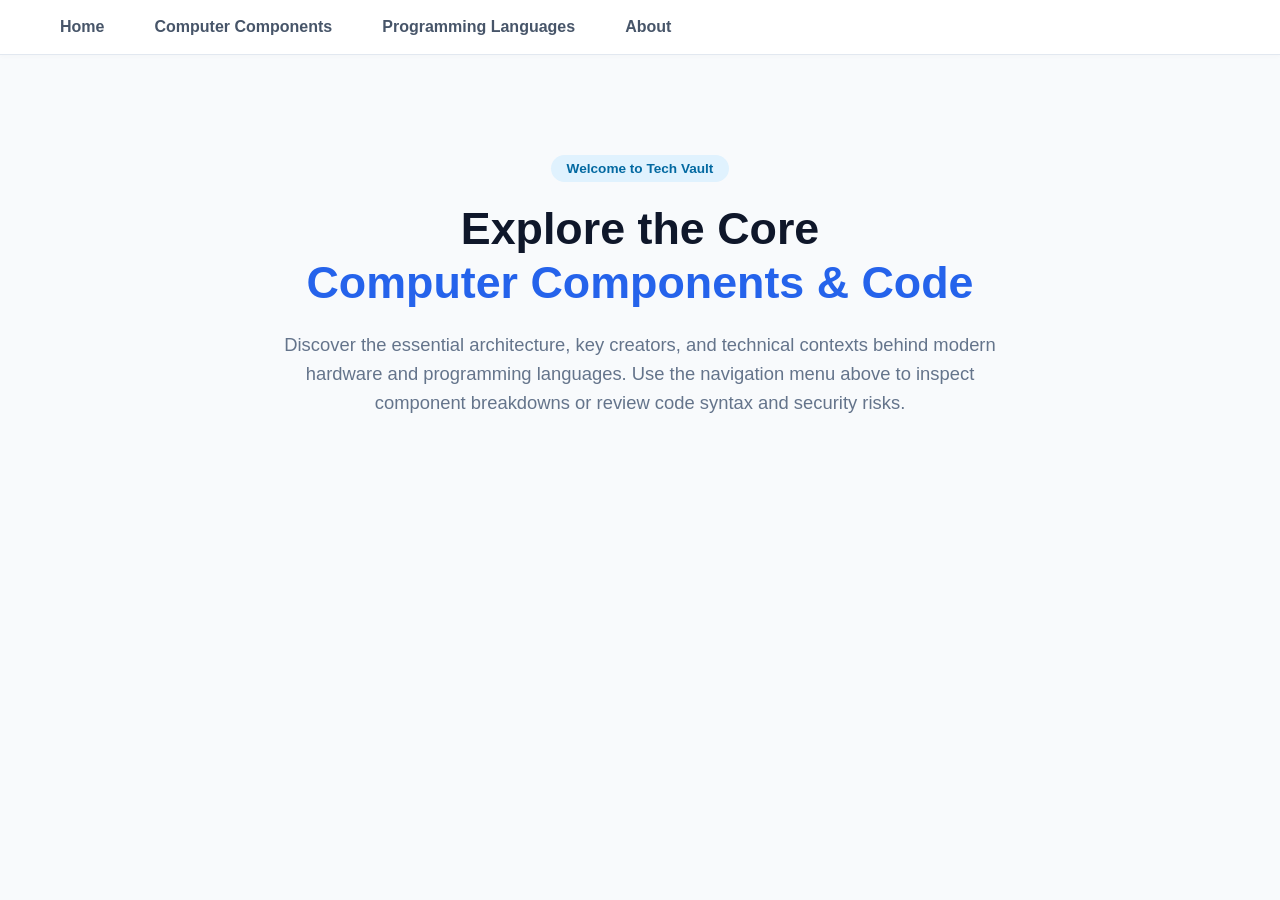
<file: index.html>
<!DOCTYPE html>
<html lang="en">
<head>
    <meta charset="UTF-8">
    <meta name="viewport" content="width=device-width, initial-scale=1.0">
    <title>Tech Vault | Computer Components & Code</title>
    <link rel="stylesheet" href="Design.css">
</head>
<body>

    <nav>
        <ul class="nav-links">
            <li><a href="index.html">Home</a></li>
            <li><a href="parts.html">Computer Components</a></li>
            <li><a href="languages.html">Programming Languages</a></li>
            <li><a href="about.html">About</a></li>
        </ul>
    </nav>

    <main class="hero">
        <div class="welcome-box">
            <span class="badge">Welcome to Tech Vault</span>
            <h1>Explore the Core <br><span class="highlight">Computer Components & Code</span></h1>
            <p>Discover the essential architecture, key creators, and technical contexts behind modern hardware and programming languages. Use the navigation menu above to inspect component breakdowns or review code syntax and security risks.</p>
        </div>
    </main>

</body>
</html>
</file>
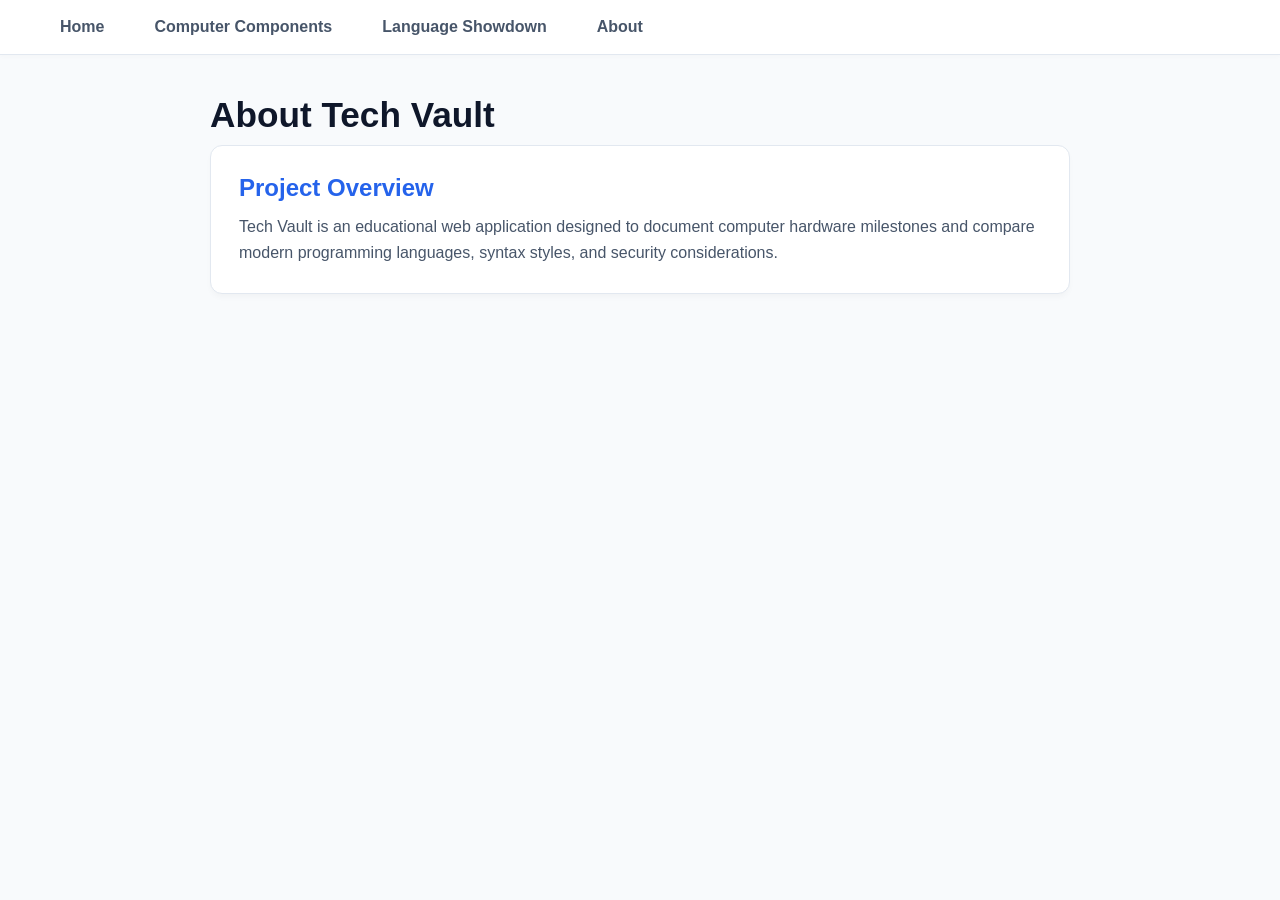
<file: about.html>
<!DOCTYPE html>
<html lang="en">
<head>
    <meta charset="UTF-8">
    <meta name="viewport" content="width=device-width, initial-scale=1.0">
    <title>About</title>
    <link rel="stylesheet" href="Design.css">
</head>
<body>

    <nav>
        <ul class="nav-links">
            <li><a href="index.html">Home</a></li>
            <li><a href="parts.html">Computer Components</a></li>
            <li><a href="languages.html">Language Showdown</a></li>
            <li><a href="about.html">About</a></li>
        </ul>
    </nav>

    <main class="container">
        <h1 class="page-title">About Tech Vault</h1>
        <div class="card">
            <h2>Project Overview</h2>
            <p>Tech Vault is an educational web application designed to document computer hardware milestones and compare modern programming languages, syntax styles, and security considerations.</p>
        </div>
    </main>

</body>
</html>
</file>
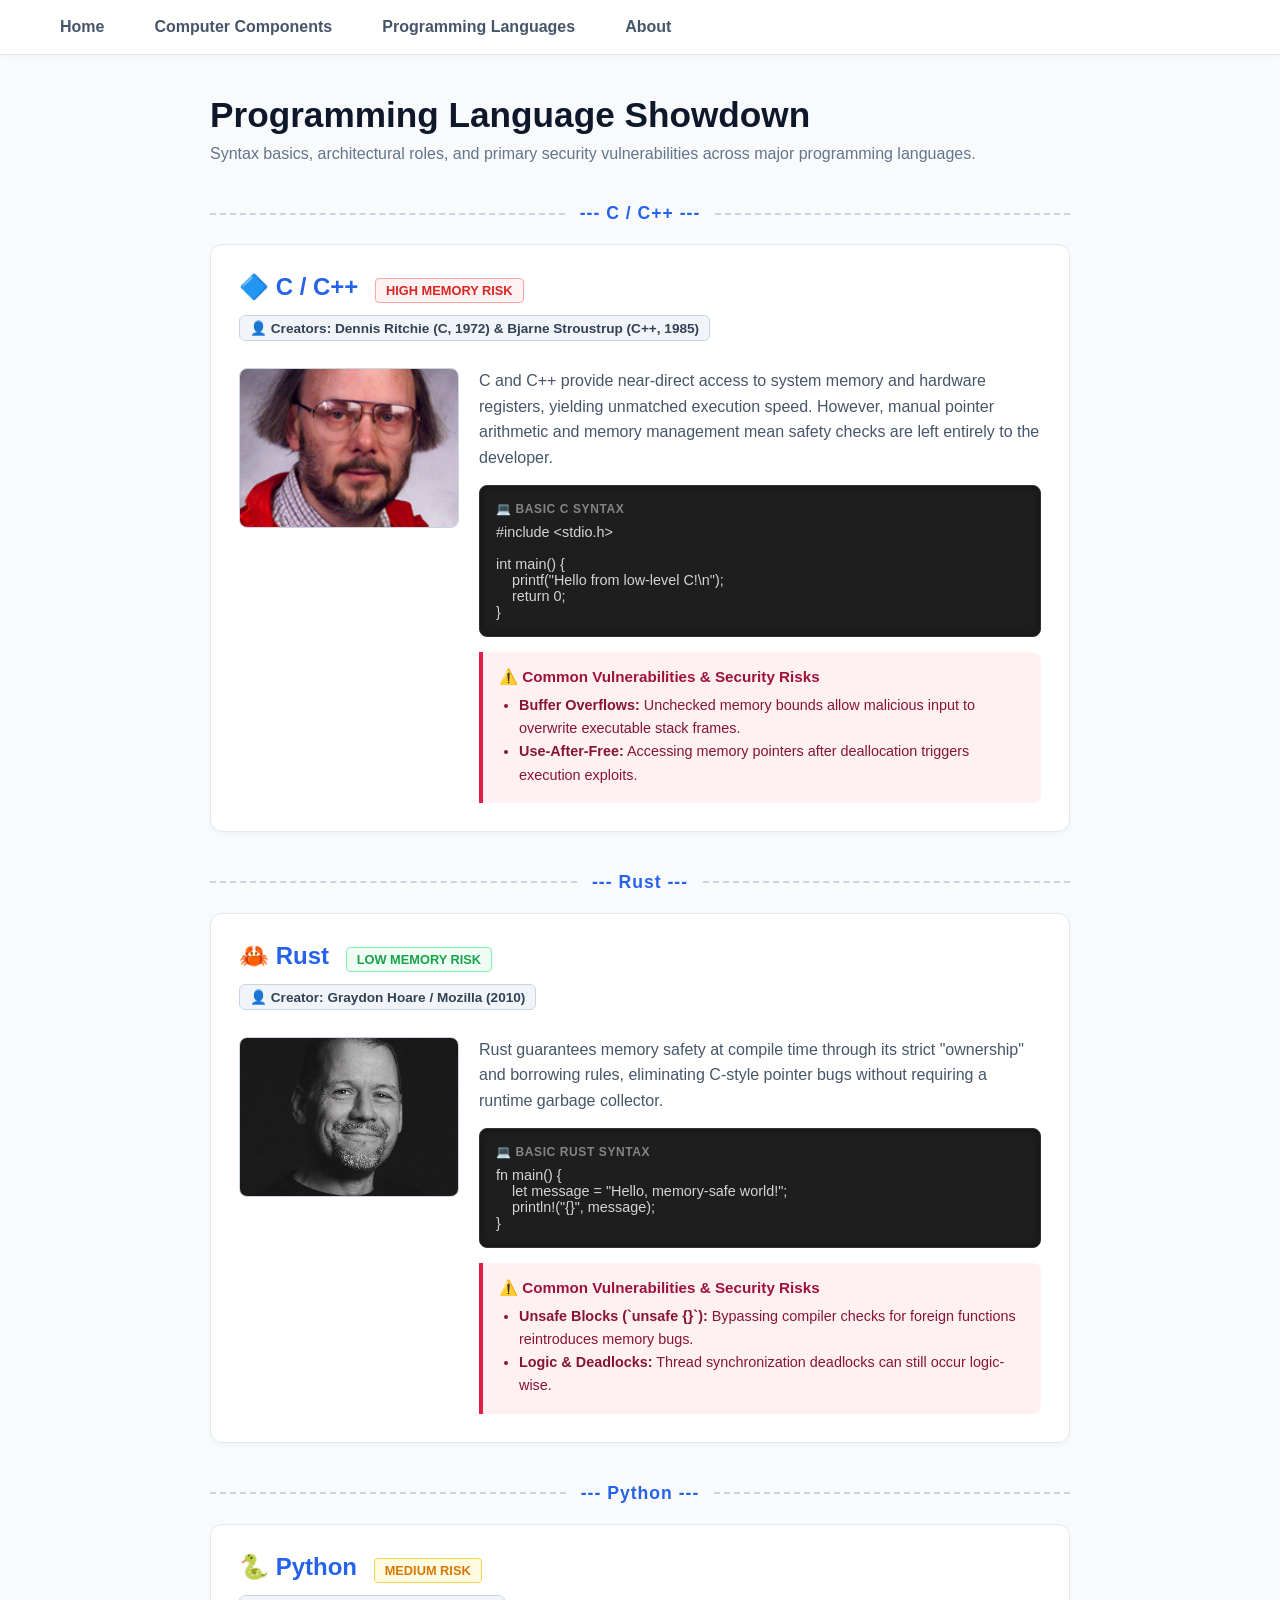
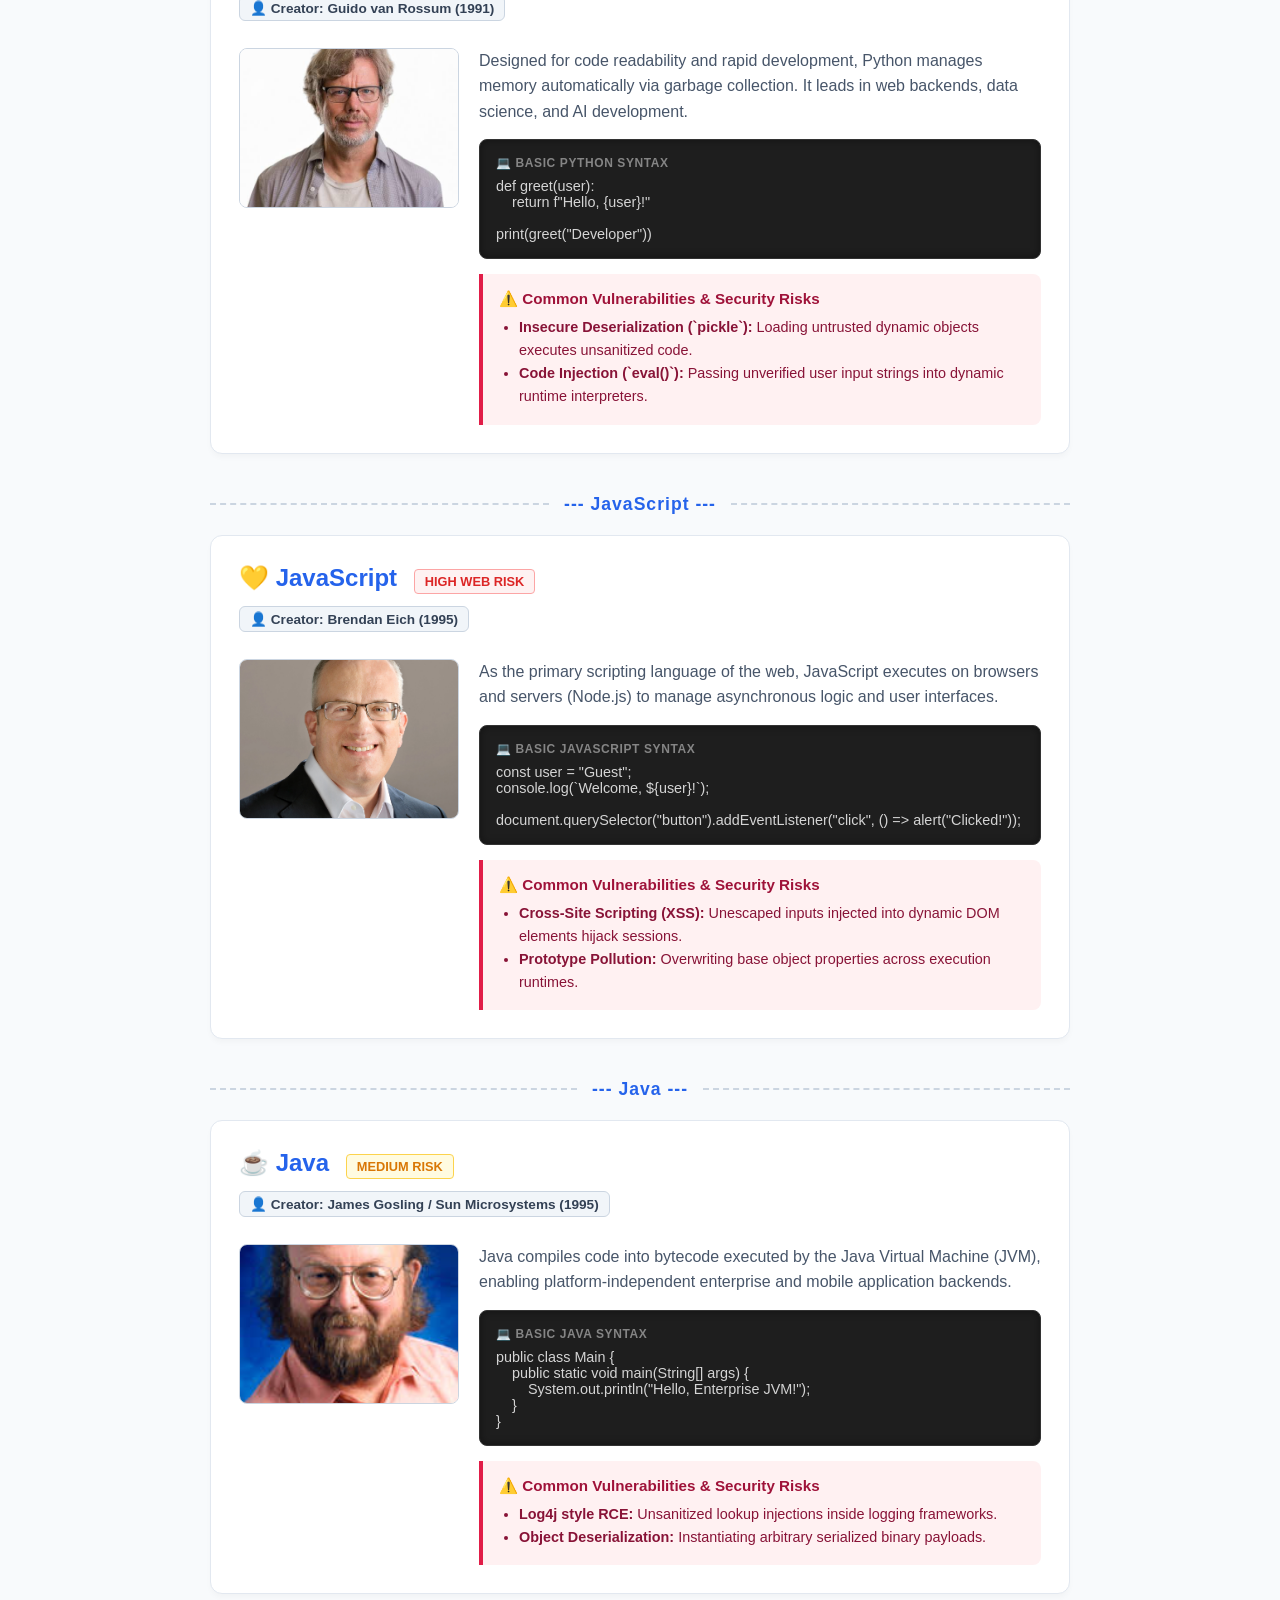
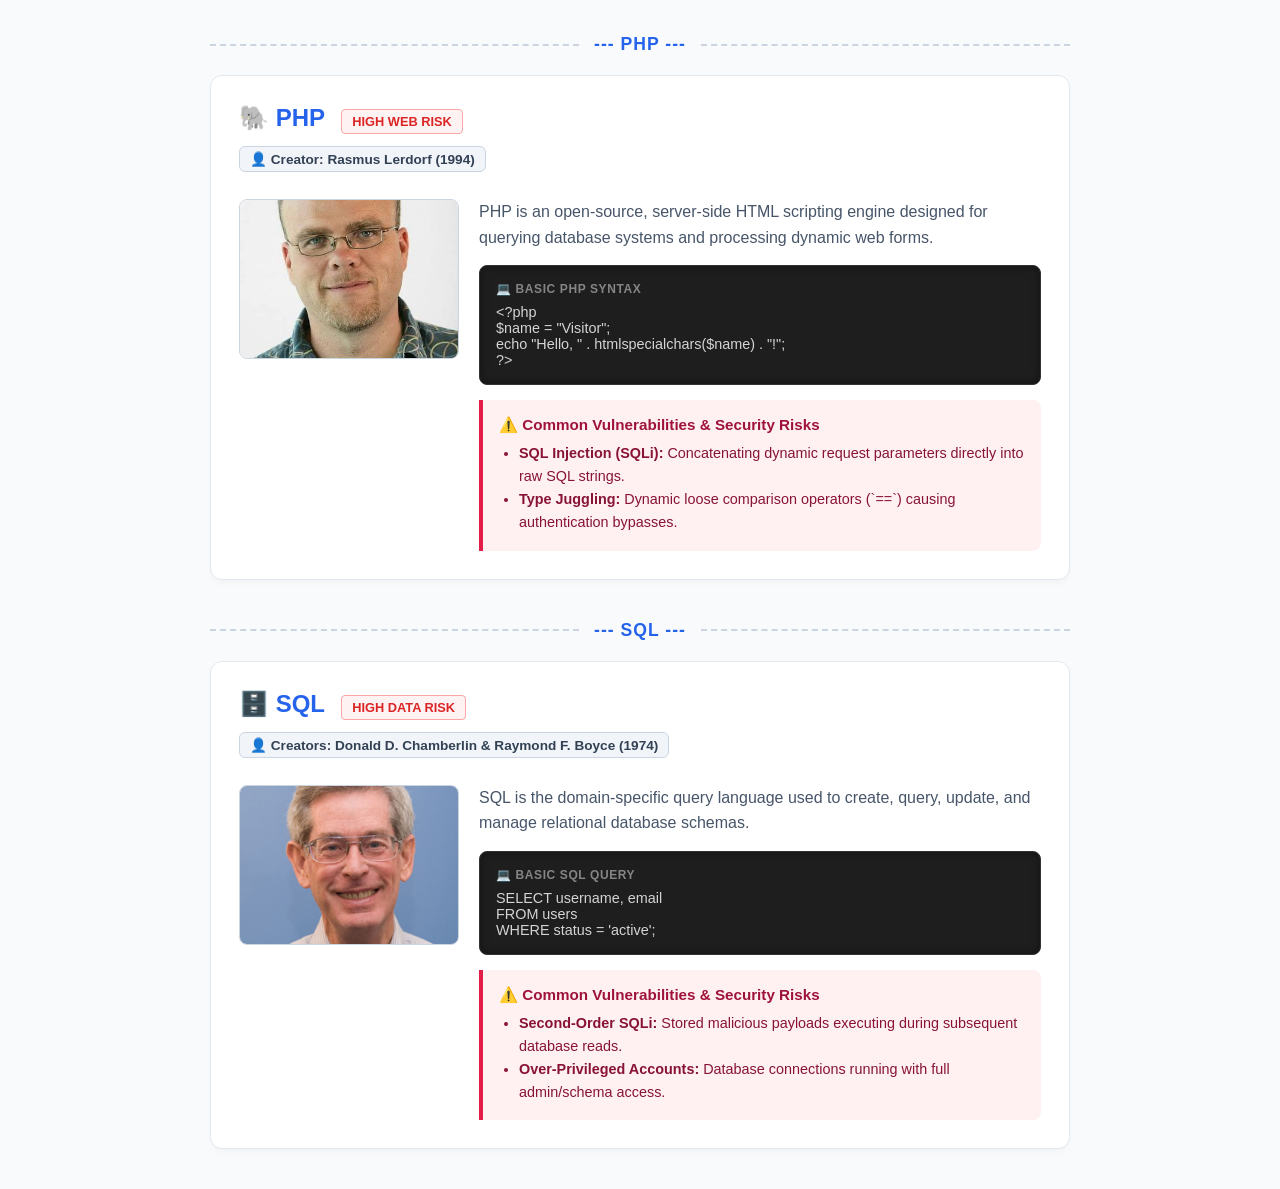
<file: languages.html>
<!DOCTYPE html>
<html lang="en">
<head>
    <meta charset="UTF-8">
    <meta name="viewport" content="width=device-width, initial-scale=1.0">
    <title>Programming Languages</title>
    <link rel="stylesheet" href="Design.css">
</head>
<body>

    <nav>
        <ul class="nav-links">
            <li><a href="index.html">Home</a></li>
            <li><a href="parts.html">Computer Components</a></li>
            <li><a href="languages.html">Programming Languages</a></li>
            <li><a href="about.html">About</a></li>
        </ul>
    </nav>

    <main class="container">
        <h1 class="page-title">Programming Language Showdown</h1>
        <p class="page-subtitle">Syntax basics, architectural roles, and primary security vulnerabilities across major programming languages.</p>

        <div class="section-divider"><span>--- C / C++ ---</span></div>
        <section id="c-cpp" class="card">
            <h2>🔷 C / C++ <span class="risk-badge risk-high">High Memory Risk</span></h2>
            <div class="creator-tag">👤 Creators: Dennis Ritchie (C, 1972) & Bjarne Stroustrup (C++, 1985)</div>
            
            <div class="card-body">
                <img src="images/c-language.jpg" alt="C Language" class="card-img">
                <div class="card-info">
                    <p>C and C++ provide near-direct access to system memory and hardware registers, yielding unmatched execution speed. However, manual pointer arithmetic and memory management mean safety checks are left entirely to the developer.</p>
                    
                    <div class="code-box">
                        <div class="code-title">💻 Basic C Syntax</div>
<pre><code>#include &lt;stdio.h&gt;

int main() {
    printf("Hello from low-level C!\n");
    return 0;
}</code></pre>
                    </div>

                    <div class="security-box">
                        <div class="security-title">⚠️ Common Vulnerabilities & Security Risks</div>
                        <ul class="vulnerability-list">
                            <li><strong>Buffer Overflows:</strong> Unchecked memory bounds allow malicious input to overwrite executable stack frames.</li>
                            <li><strong>Use-After-Free:</strong> Accessing memory pointers after deallocation triggers execution exploits.</li>
                        </ul>
                    </div>
                </div>
            </div>
        </section>

        <div class="section-divider"><span>--- Rust ---</span></div>
        <section id="rust" class="card">
            <h2>🦀 Rust <span class="risk-badge risk-low">Low Memory Risk</span></h2>
            <div class="creator-tag">👤 Creator: Graydon Hoare / Mozilla (2010)</div>
            
            <div class="card-body">
                <img src="images/rust.jpg" alt="Rust Language" class="card-img">
                <div class="card-info">
                    <p>Rust guarantees memory safety at compile time through its strict "ownership" and borrowing rules, eliminating C-style pointer bugs without requiring a runtime garbage collector.</p>
                    
                    <div class="code-box">
                        <div class="code-title">💻 Basic Rust Syntax</div>
<pre><code>fn main() {
    let message = "Hello, memory-safe world!";
    println!("{}", message);
}</code></pre>
                    </div>

                    <div class="security-box">
                        <div class="security-title">⚠️ Common Vulnerabilities & Security Risks</div>
                        <ul class="vulnerability-list">
                            <li><strong>Unsafe Blocks (`unsafe {}`):</strong> Bypassing compiler checks for foreign functions reintroduces memory bugs.</li>
                            <li><strong>Logic & Deadlocks:</strong> Thread synchronization deadlocks can still occur logic-wise.</li>
                        </ul>
                    </div>
                </div>
            </div>
        </section>

        <div class="section-divider"><span>--- Python ---</span></div>
        <section id="python" class="card">
            <h2>🐍 Python <span class="risk-badge risk-med">Medium Risk</span></h2>
            <div class="creator-tag">👤 Creator: Guido van Rossum (1991)</div>
            
            <div class="card-body">
                <img src="images/python.jpg" alt="Python Language" class="card-img">
                <div class="card-info">
                    <p>Designed for code readability and rapid development, Python manages memory automatically via garbage collection. It leads in web backends, data science, and AI development.</p>
                    
                    <div class="code-box">
                        <div class="code-title">💻 Basic Python Syntax</div>
<pre><code>def greet(user):
    return f"Hello, {user}!"

print(greet("Developer"))</code></pre>
                    </div>

                    <div class="security-box">
                        <div class="security-title">⚠️ Common Vulnerabilities & Security Risks</div>
                        <ul class="vulnerability-list">
                            <li><strong>Insecure Deserialization (`pickle`):</strong> Loading untrusted dynamic objects executes unsanitized code.</li>
                            <li><strong>Code Injection (`eval()`):</strong> Passing unverified user input strings into dynamic runtime interpreters.</li>
                        </ul>
                    </div>
                </div>
            </div>
        </section>

        <div class="section-divider"><span>--- JavaScript ---</span></div>
        <section id="javascript" class="card">
            <h2>💛 JavaScript <span class="risk-badge risk-high">High Web Risk</span></h2>
            <div class="creator-tag">👤 Creator: Brendan Eich (1995)</div>
            
            <div class="card-body">
                <img src="images/javascript.jpg" alt="JavaScript" class="card-img">
                <div class="card-info">
                    <p>As the primary scripting language of the web, JavaScript executes on browsers and servers (Node.js) to manage asynchronous logic and user interfaces.</p>
                    
                    <div class="code-box">
                        <div class="code-title">💻 Basic JavaScript Syntax</div>
<pre><code>const user = "Guest";
console.log(`Welcome, ${user}!`);

document.querySelector("button").addEventListener("click", () => alert("Clicked!"));</code></pre>
                    </div>

                    <div class="security-box">
                        <div class="security-title">⚠️ Common Vulnerabilities & Security Risks</div>
                        <ul class="vulnerability-list">
                            <li><strong>Cross-Site Scripting (XSS):</strong> Unescaped inputs injected into dynamic DOM elements hijack sessions.</li>
                            <li><strong>Prototype Pollution:</strong> Overwriting base object properties across execution runtimes.</li>
                        </ul>
                    </div>
                </div>
            </div>
        </section>

        <div class="section-divider"><span>--- Java ---</span></div>
        <section id="java" class="card">
            <h2>☕ Java <span class="risk-badge risk-med">Medium Risk</span></h2>
            <div class="creator-tag">👤 Creator: James Gosling / Sun Microsystems (1995)</div>
            
            <div class="card-body">
                <img src="images/java.jpg" alt="Java Language" class="card-img">
                <div class="card-info">
                    <p>Java compiles code into bytecode executed by the Java Virtual Machine (JVM), enabling platform-independent enterprise and mobile application backends.</p>
                    
                    <div class="code-box">
                        <div class="code-title">💻 Basic Java Syntax</div>
<pre><code>public class Main {
    public static void main(String[] args) {
        System.out.println("Hello, Enterprise JVM!");
    }
}</code></pre>
                    </div>

                    <div class="security-box">
                        <div class="security-title">⚠️ Common Vulnerabilities & Security Risks</div>
                        <ul class="vulnerability-list">
                            <li><strong>Log4j style RCE:</strong> Unsanitized lookup injections inside logging frameworks.</li>
                            <li><strong>Object Deserialization:</strong> Instantiating arbitrary serialized binary payloads.</li>
                        </ul>
                    </div>
                </div>
            </div>
        </section>

        <div class="section-divider"><span>--- PHP ---</span></div>
        <section id="php" class="card">
            <h2>🐘 PHP <span class="risk-badge risk-high">High Web Risk</span></h2>
            <div class="creator-tag">👤 Creator: Rasmus Lerdorf (1994)</div>
            
            <div class="card-body">
                <img src="images/php.jpg" alt="PHP Language" class="card-img">
                <div class="card-info">
                    <p>PHP is an open-source, server-side HTML scripting engine designed for querying database systems and processing dynamic web forms.</p>
                    
                    <div class="code-box">
                        <div class="code-title">💻 Basic PHP Syntax</div>
<pre><code>&lt;?php
$name = "Visitor";
echo "Hello, " . htmlspecialchars($name) . "!";
?&gt;</code></pre>
                    </div>

                    <div class="security-box">
                        <div class="security-title">⚠️ Common Vulnerabilities & Security Risks</div>
                        <ul class="vulnerability-list">
                            <li><strong>SQL Injection (SQLi):</strong> Concatenating dynamic request parameters directly into raw SQL strings.</li>
                            <li><strong>Type Juggling:</strong> Dynamic loose comparison operators (`==`) causing authentication bypasses.</li>
                        </ul>
                    </div>
                </div>
            </div>
        </section>

        <div class="section-divider"><span>--- SQL ---</span></div>
        <section id="sql" class="card">
            <h2>🗄️ SQL <span class="risk-badge risk-high">High Data Risk</span></h2>
            <div class="creator-tag">👤 Creators: Donald D. Chamberlin & Raymond F. Boyce (1974)</div>
            
            <div class="card-body">
                <img src="images/sql.jpg" alt="SQL Database" class="card-img">
                <div class="card-info">
                    <p>SQL is the domain-specific query language used to create, query, update, and manage relational database schemas.</p>
                    
                    <div class="code-box">
                        <div class="code-title">💻 Basic SQL Query</div>
<pre><code>SELECT username, email 
FROM users 
WHERE status = 'active';</code></pre>
                    </div>

                    <div class="security-box">
                        <div class="security-title">⚠️ Common Vulnerabilities & Security Risks</div>
                        <ul class="vulnerability-list">
                            <li><strong>Second-Order SQLi:</strong> Stored malicious payloads executing during subsequent database reads.</li>
                            <li><strong>Over-Privileged Accounts:</strong> Database connections running with full admin/schema access.</li>
                        </ul>
                    </div>
                </div>
            </div>
        </section>

    </main>

</body>
</html>
</file>
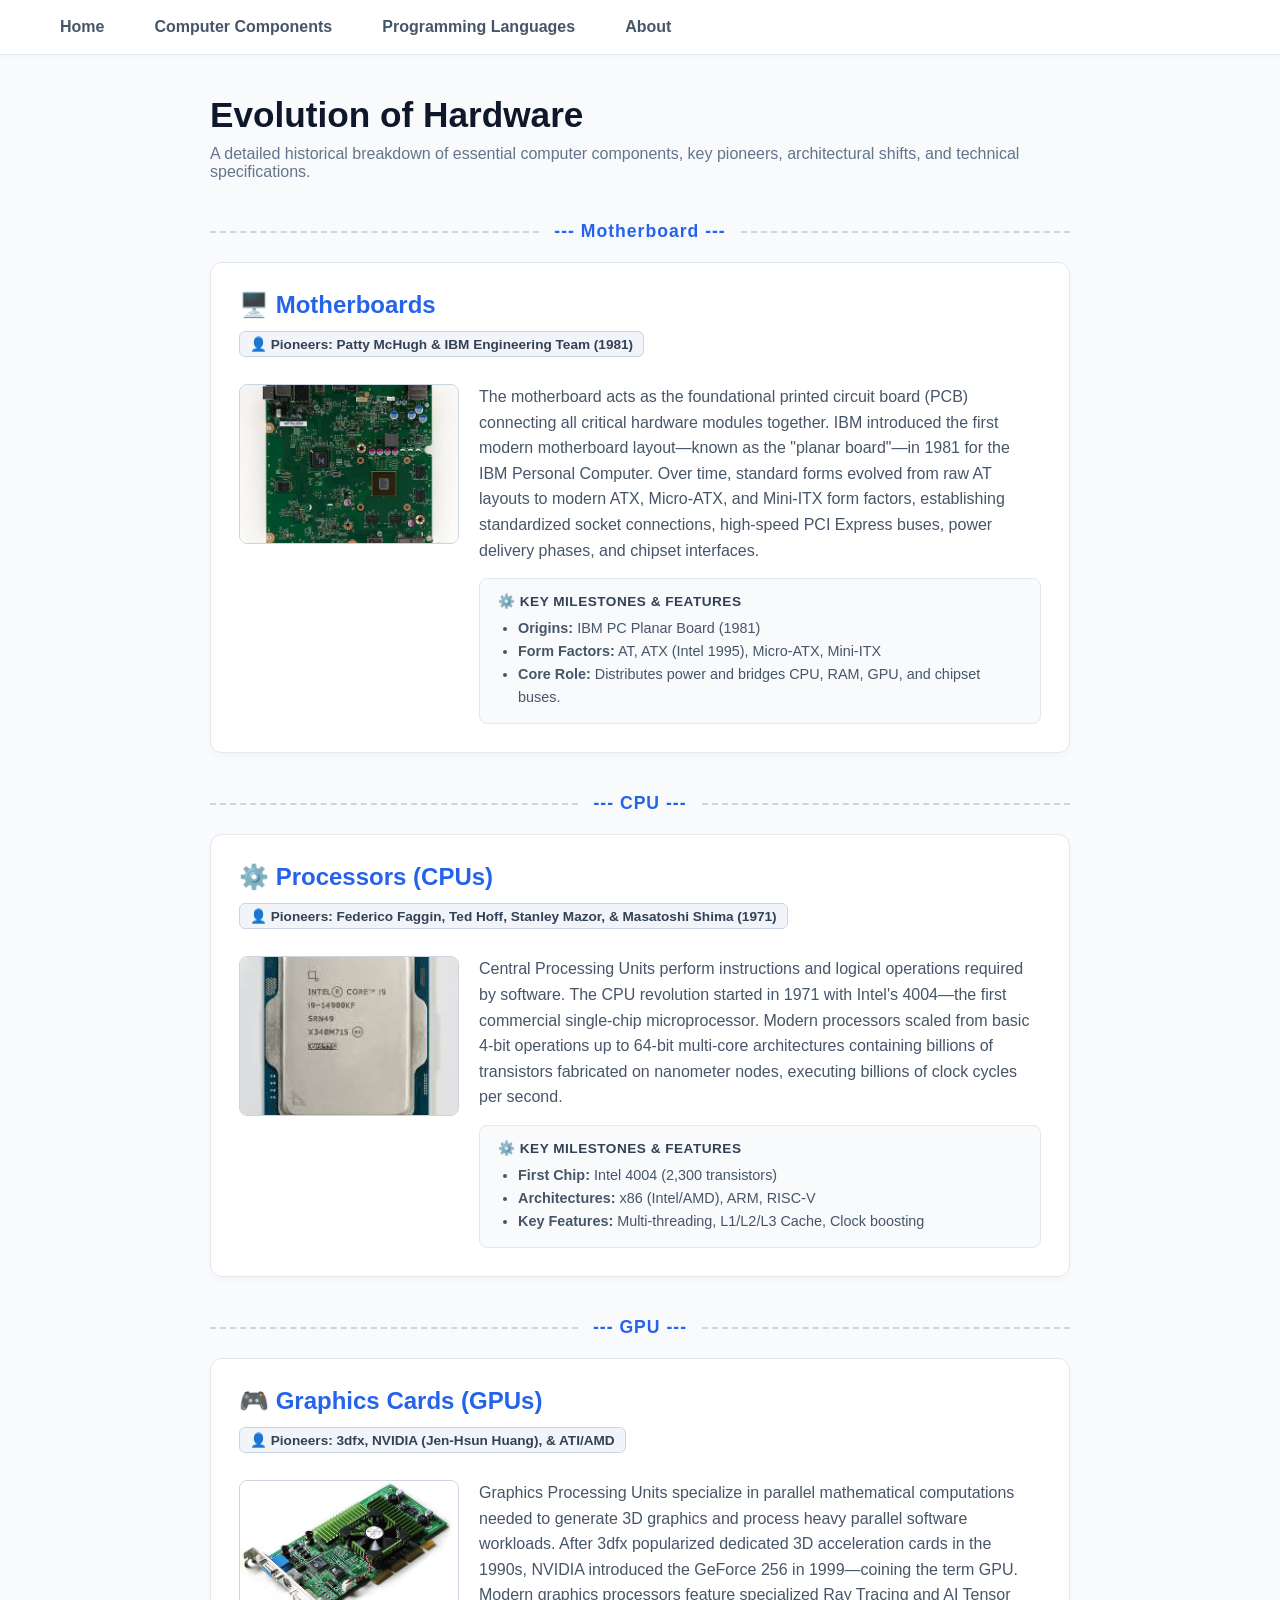
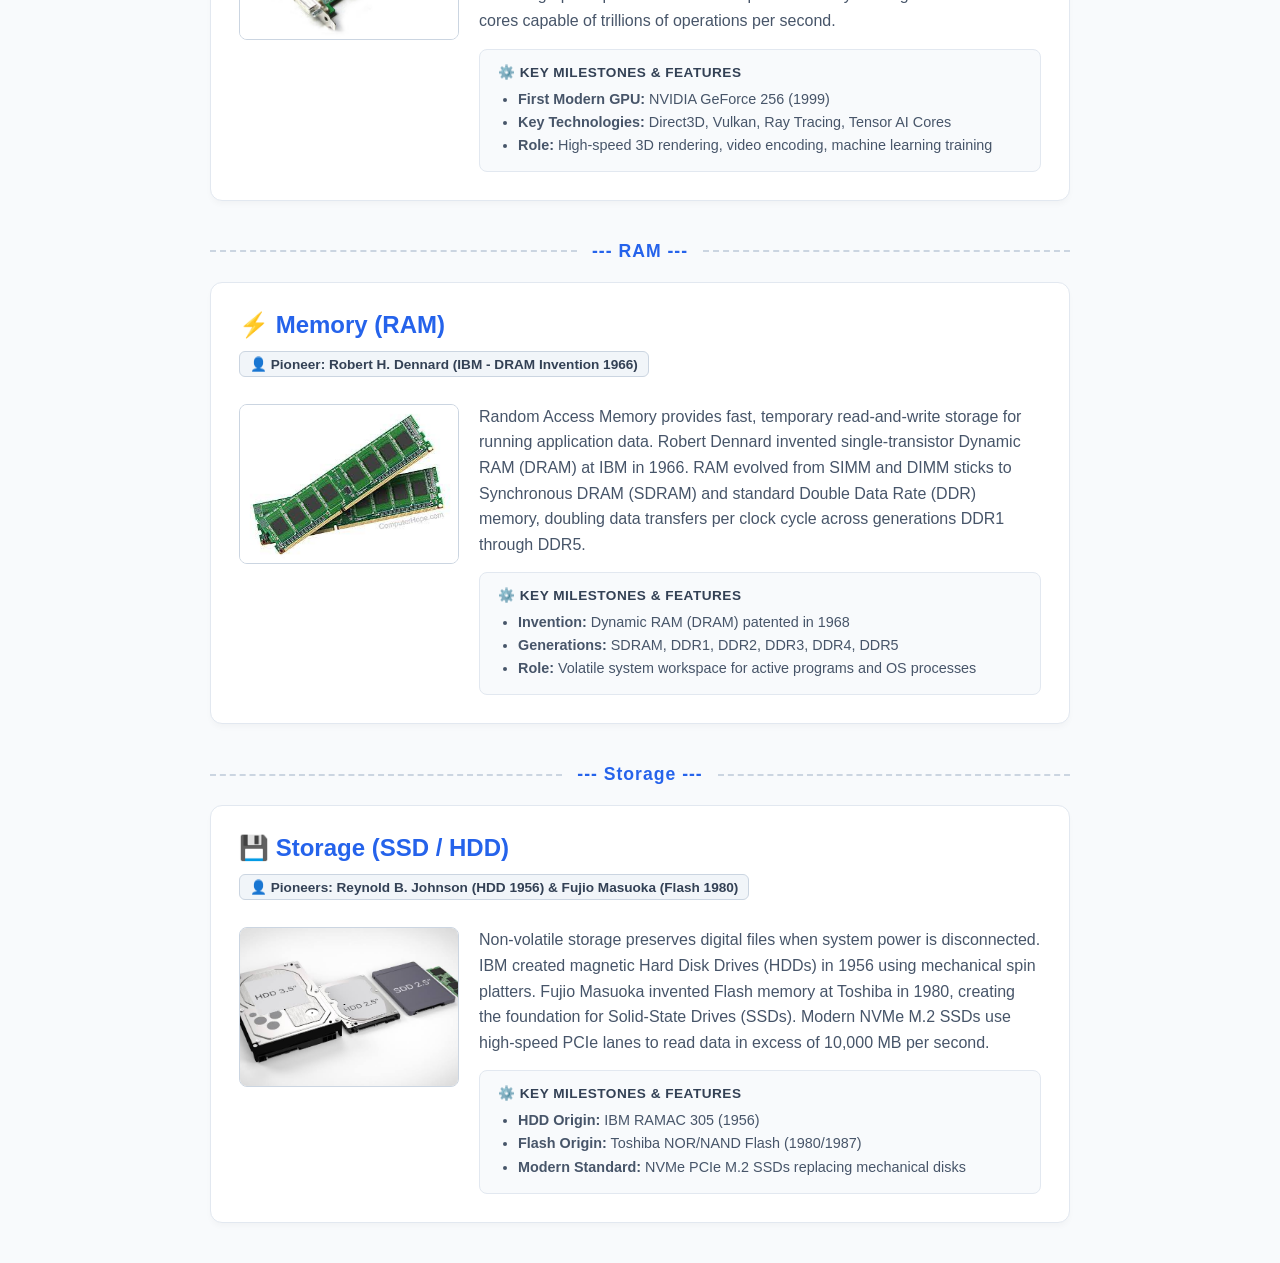
<file: parts.html>
<!DOCTYPE html>
<html lang="en">
<head>
    <meta charset="UTF-8">
    <meta name="viewport" content="width=device-width, initial-scale=1.0">
    <title>Computer Components</title>
    <link rel="stylesheet" href="Design.css">
</head>
<body>

    <nav>
        <ul class="nav-links">
            <li><a href="index.html">Home</a></li>
            <li><a href="parts.html">Computer Components</a></li>
            <li><a href="languages.html">Programming Languages</a></li>
            <li><a href="about.html">About</a></li>
        </ul>
    </nav>

    <main class="container">
        <h1 class="page-title">Evolution of Hardware</h1>
        <p class="page-subtitle">A detailed historical breakdown of essential computer components, key pioneers, architectural shifts, and technical specifications.</p>

        <div class="section-divider">
            <span>--- Motherboard ---</span>
        </div>

        <section id="motherboards" class="card">
            <h2>🖥️ Motherboards</h2>
            <div class="creator-tag">👤 Pioneers: Patty McHugh & IBM Engineering Team (1981)</div>
            <div class="card-body">
                <img src="images/motherboard.jpg" alt="Computer Motherboard" class="card-img">
                <div class="card-info">
                    <p>The motherboard acts as the foundational printed circuit board (PCB) connecting all critical hardware modules together. IBM introduced the first modern motherboard layout—known as the "planar board"—in 1981 for the IBM Personal Computer. Over time, standard forms evolved from raw AT layouts to modern ATX, Micro-ATX, and Mini-ITX form factors, establishing standardized socket connections, high-speed PCI Express buses, power delivery phases, and chipset interfaces.</p>
                    
                    <div class="specs-box">
                        <div class="specs-title">⚙️ Key Milestones & Features</div>
                        <ul class="specs-list">
                            <li><strong>Origins:</strong> IBM PC Planar Board (1981)</li>
                            <li><strong>Form Factors:</strong> AT, ATX (Intel 1995), Micro-ATX, Mini-ITX</li>
                            <li><strong>Core Role:</strong> Distributes power and bridges CPU, RAM, GPU, and chipset buses.</li>
                        </ul>
                    </div>
                </div>
            </div>
        </section>

        <div class="section-divider">
            <span>--- CPU ---</span>
        </div>

        <section id="processors" class="card">
            <h2>⚙️ Processors (CPUs)</h2>
            <div class="creator-tag">👤 Pioneers: Federico Faggin, Ted Hoff, Stanley Mazor, & Masatoshi Shima (1971)</div>
            <div class="card-body">
                <img src="images/cpu.jpg" alt="Central Processing Unit" class="card-img">
                <div class="card-info">
                    <p>Central Processing Units perform instructions and logical operations required by software. The CPU revolution started in 1971 with Intel's 4004—the first commercial single-chip microprocessor. Modern processors scaled from basic 4-bit operations up to 64-bit multi-core architectures containing billions of transistors fabricated on nanometer nodes, executing billions of clock cycles per second.</p>

                    <div class="specs-box">
                        <div class="specs-title">⚙️ Key Milestones & Features</div>
                        <ul class="specs-list">
                            <li><strong>First Chip:</strong> Intel 4004 (2,300 transistors)</li>
                            <li><strong>Architectures:</strong> x86 (Intel/AMD), ARM, RISC-V</li>
                            <li><strong>Key Features:</strong> Multi-threading, L1/L2/L3 Cache, Clock boosting</li>
                        </ul>
                    </div>
                </div>
            </div>
        </section>

        <div class="section-divider">
            <span>--- GPU ---</span>
        </div>

        <section id="graphics" class="card">
            <h2>🎮 Graphics Cards (GPUs)</h2>
            <div class="creator-tag">👤 Pioneers: 3dfx, NVIDIA (Jen-Hsun Huang), & ATI/AMD</div>
            <div class="card-body">
                <img src="images/gpu.jpg" alt="Graphics Processing Unit" class="card-img">
                <div class="card-info">
                    <p>Graphics Processing Units specialize in parallel mathematical computations needed to generate 3D graphics and process heavy parallel software workloads. After 3dfx popularized dedicated 3D acceleration cards in the 1990s, NVIDIA introduced the GeForce 256 in 1999—coining the term GPU. Modern graphics processors feature specialized Ray Tracing and AI Tensor cores capable of trillions of operations per second.</p>

                    <div class="specs-box">
                        <div class="specs-title">⚙️ Key Milestones & Features</div>
                        <ul class="specs-list">
                            <li><strong>First Modern GPU:</strong> NVIDIA GeForce 256 (1999)</li>
                            <li><strong>Key Technologies:</strong> Direct3D, Vulkan, Ray Tracing, Tensor AI Cores</li>
                            <li><strong>Role:</strong> High-speed 3D rendering, video encoding, machine learning training</li>
                        </ul>
                    </div>
                </div>
            </div>
        </section>

        <div class="section-divider">
            <span>--- RAM ---</span>
        </div>

        <section id="ram" class="card">
            <h2>⚡ Memory (RAM)</h2>
            <div class="creator-tag">👤 Pioneer: Robert H. Dennard (IBM - DRAM Invention 1966)</div>
            <div class="card-body">
                <img src="images/ram.jpg" alt="Computer Memory RAM" class="card-img">
                <div class="card-info">
                    <p>Random Access Memory provides fast, temporary read-and-write storage for running application data. Robert Dennard invented single-transistor Dynamic RAM (DRAM) at IBM in 1966. RAM evolved from SIMM and DIMM sticks to Synchronous DRAM (SDRAM) and standard Double Data Rate (DDR) memory, doubling data transfers per clock cycle across generations DDR1 through DDR5.</p>

                    <div class="specs-box">
                        <div class="specs-title">⚙️ Key Milestones & Features</div>
                        <ul class="specs-list">
                            <li><strong>Invention:</strong> Dynamic RAM (DRAM) patented in 1968</li>
                            <li><strong>Generations:</strong> SDRAM, DDR1, DDR2, DDR3, DDR4, DDR5</li>
                            <li><strong>Role:</strong> Volatile system workspace for active programs and OS processes</li>
                        </ul>
                    </div>
                </div>
            </div>
        </section>

        <div class="section-divider">
            <span>--- Storage ---</span>
        </div>

        <section id="storage" class="card">
            <h2>💾 Storage (SSD / HDD)</h2>
            <div class="creator-tag">👤 Pioneers: Reynold B. Johnson (HDD 1956) & Fujio Masuoka (Flash 1980)</div>
            <div class="card-body">
                <img src="images/storage.jpg" alt="SSD Drive" class="card-img">
                <div class="card-info">
                    <p>Non-volatile storage preserves digital files when system power is disconnected. IBM created magnetic Hard Disk Drives (HDDs) in 1956 using mechanical spin platters. Fujio Masuoka invented Flash memory at Toshiba in 1980, creating the foundation for Solid-State Drives (SSDs). Modern NVMe M.2 SSDs use high-speed PCIe lanes to read data in excess of 10,000 MB per second.</p>

                    <div class="specs-box">
                        <div class="specs-title">⚙️ Key Milestones & Features</div>
                        <ul class="specs-list">
                            <li><strong>HDD Origin:</strong> IBM RAMAC 305 (1956)</li>
                            <li><strong>Flash Origin:</strong> Toshiba NOR/NAND Flash (1980/1987)</li>
                            <li><strong>Modern Standard:</strong> NVMe PCIe M.2 SSDs replacing mechanical disks</li>
                        </ul>
                    </div>
                </div>
            </div>
        </section>
    </main>

</body>
</html>
</file>
<file: Design.css>
* {
    margin: 0;
    padding: 0;
    box-sizing: border-box;
    font-family: 'Segoe UI', Tahoma, Geneva, Verdana, sans-serif;
}

html {
    scroll-behavior: smooth;
}

body {
    background-color: #f8fafc;
    color: #1e293b;
    min-height: 100vh;
}

/* Navigation Bar (No Dropdowns) */
nav {
    background-color: #ffffff;
    border-bottom: 1px solid #e2e8f0;
    position: sticky;
    top: 0;
    z-index: 100;
    box-shadow: 0 2px 4px rgba(0, 0, 0, 0.02);
}

.nav-links {
    list-style: none;
    display: flex;
    gap: 10px;
    padding: 0 40px;
}

.nav-links a {
    display: block;
    padding: 18px 20px;
    color: #475569;
    text-decoration: none;
    font-weight: 600;
    transition: color 0.2s, background-color 0.2s;
}

.nav-links a:hover {
    color: #2563eb;
    background-color: #f1f5f9;
}

/* Section Dividers */
.section-divider {
    display: flex;
    align-items: center;
    text-align: center;
    margin: 40px 0 20px 0;
    color: #2563eb;
    font-weight: 700;
    font-size: 1.1rem;
    letter-spacing: 1px;
}

.section-divider::before,
.section-divider::after {
    content: '';
    flex: 1;
    border-bottom: 2px dashed #cbd5e1;
}

.section-divider span {
    padding: 0 15px;
}

/* Page Containers & Cards */
.container {
    max-width: 900px;
    margin: 40px auto;
    padding: 0 20px;
}

.page-title {
    font-size: 2.2rem;
    color: #0f172a;
    margin-bottom: 10px;
}

.page-subtitle {
    color: #64748b;
    margin-bottom: 30px;
}

.card {
    background-color: #ffffff;
    border: 1px solid #e2e8f0;
    border-radius: 12px;
    padding: 28px;
    margin-bottom: 24px;
    box-shadow: 0 4px 6px -1px rgba(0, 0, 0, 0.03);
    scroll-margin-top: 80px;
}

.card h2 {
    color: #2563eb;
    margin-bottom: 12px;
}

.card p {
    color: #475569;
    line-height: 1.6;
}

/* Card Image & Body Layout */
.card-body {
    display: flex;
    gap: 20px;
    margin-top: 15px;
    align-items: flex-start;
}

.card-img {
    width: 220px;
    height: 160px;
    object-fit: cover;
    border-radius: 8px;
    border: 1px solid #cbd5e1;
    background-color: #f1f5f9;
    flex-shrink: 0;
}

.card-info {
    flex: 1;
}

.creator-tag {
    display: inline-block;
    background-color: #f1f5f9;
    color: #334155;
    border: 1px solid #cbd5e1;
    font-size: 0.85rem;
    font-weight: 600;
    padding: 4px 10px;
    border-radius: 6px;
    margin-bottom: 12px;
}

/* VS Code Dark Terminal Style Box */
.code-box {
    background-color: #1e1e1e;
    color: #d4d4d4;
    padding: 16px;
    border-radius: 8px;
    font-family: 'Consolas', 'Courier New', monospace;
    font-size: 0.9rem;
    overflow-x: auto;
    margin-top: 15px;
    border: 1px solid #333333;
    box-shadow: inset 0 0 8px rgba(0, 0, 0, 0.4);
}

.code-title {
    font-size: 0.75rem;
    color: #858585;
    text-transform: uppercase;
    letter-spacing: 0.05em;
    margin-bottom: 8px;
    font-weight: 700;
}

.code-box pre {
    margin: 0;
    white-space: pre-wrap;
    word-break: break-all;
}

/* Specs Box for Hardware */
.specs-box {
    background-color: #f8fafc;
    border: 1px solid #e2e8f0;
    padding: 14px 18px;
    border-radius: 8px;
    margin-top: 15px;
}

.specs-title {
    font-weight: 700;
    font-size: 0.85rem;
    color: #334155;
    margin-bottom: 8px;
    text-transform: uppercase;
    letter-spacing: 0.5px;
}

.specs-list {
    margin-left: 20px;
    color: #475569;
    font-size: 0.9rem;
    line-height: 1.6;
}

/* Security Risk Badges & Box */
.risk-badge {
    display: inline-block;
    padding: 4px 10px;
    border-radius: 4px;
    font-size: 0.8rem;
    font-weight: 700;
    text-transform: uppercase;
    margin-left: 10px;
}

.risk-high { background-color: #fef2f2; color: #dc2626; border: 1px solid #fca5a5; }
.risk-med { background-color: #fffbe0; color: #d97706; border: 1px solid #fcd34d; }
.risk-low { background-color: #f0fdf4; color: #16a34a; border: 1px solid #86efac; }

.security-box {
    background-color: #fff1f2;
    border-left: 4px solid #e11d48;
    padding: 16px;
    border-radius: 0 8px 8px 0;
    margin-top: 15px;
}

.security-title {
    color: #9f1239;
    font-size: 0.95rem;
    font-weight: 700;
    display: flex;
    align-items: center;
    gap: 6px;
    margin-bottom: 8px;
}

.vulnerability-list {
    margin-left: 20px;
    color: #881337;
    font-size: 0.9rem;
    line-height: 1.6;
}

/* Hero Section */
.hero {
    display: flex;
    justify-content: center;
    align-items: center;
    padding: 100px 20px;
    text-align: center;
}

.welcome-box {
    max-width: 720px;
}

.badge {
    background-color: #e0f2fe;
    color: #0369a1;
    padding: 6px 16px;
    border-radius: 20px;
    font-size: 0.85rem;
    font-weight: 600;
    display: inline-block;
    margin-bottom: 20px;
}

.hero h1 {
    font-size: 2.8rem;
    color: #0f172a;
    line-height: 1.2;
    margin-bottom: 20px;
}

.highlight {
    color: #2563eb;
}

.hero p {
    color: #64748b;
    font-size: 1.15rem;
    line-height: 1.6;
}

@media (max-width: 650px) {
    .card-body {
        flex-direction: column;
    }
    .card-img {
        width: 100%;
        height: 200px;
    }
    .nav-links {
        padding: 0 10px;
        flex-wrap: wrap;
    }
}
</file>
